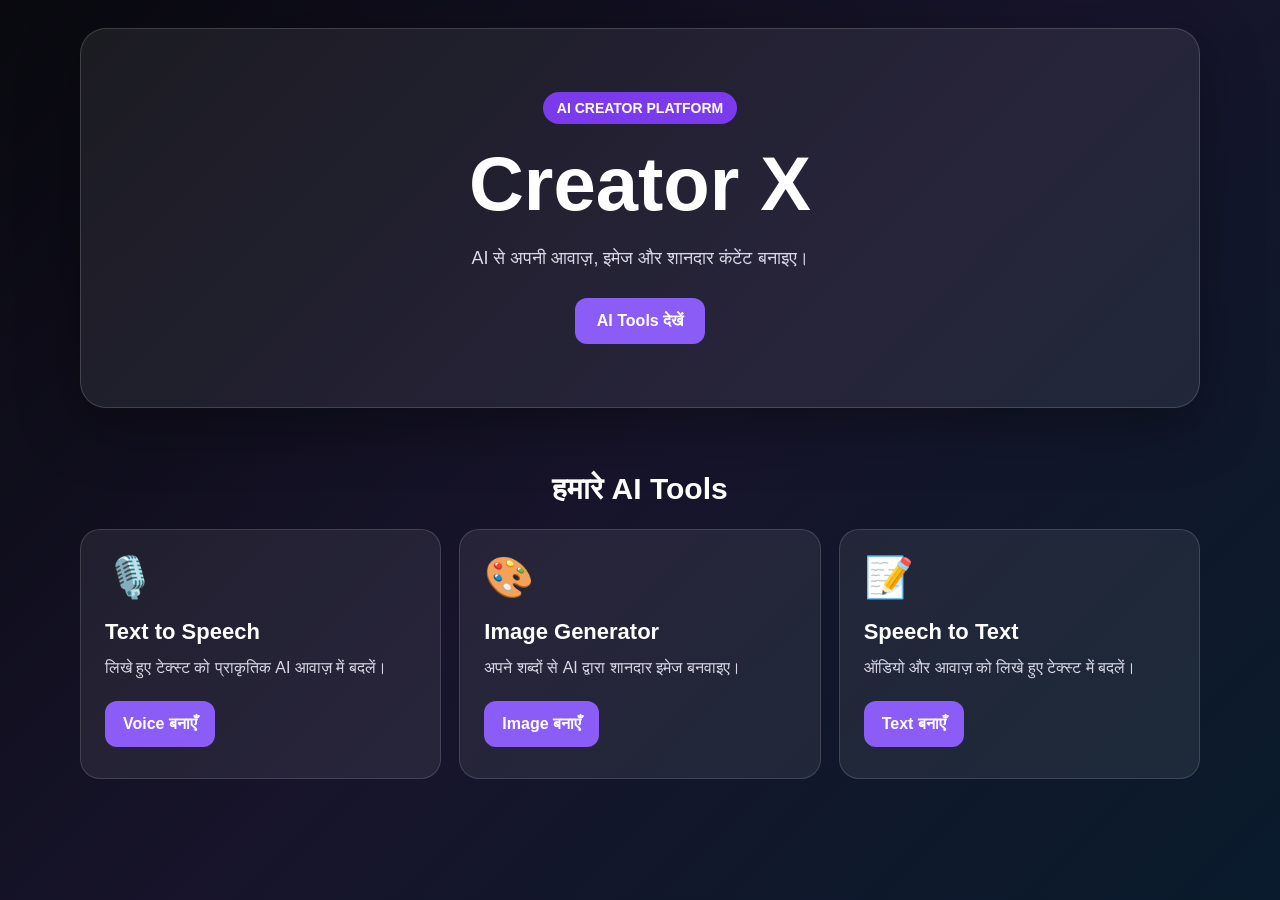
<file: index.html>
<!DOCTYPE html>
<html lang="hi">
<head>
  <meta charset="UTF-8">
  <meta name="viewport" content="width=device-width, initial-scale=1.0">
  <title>Creator X - AI Tools</title>

  <link rel="stylesheet" href="style.css">
</head>

<body>
  <main class="container">

    <section class="hero">
      <div class="badge">AI CREATOR PLATFORM</div>

      <h1>Creator X</h1>

      <p>
        AI से अपनी आवाज़, इमेज और शानदार कंटेंट बनाइए।
      </p>

      <a class="button" href="#tools">AI Tools देखें</a>
    </section>

    <section id="tools" class="tools-section">
      <h2>हमारे AI Tools</h2>

      <div class="tools-grid">

        <article class="tool-card">
          <div class="tool-icon">🎙️</div>
          <h3>Text to Speech</h3>
          <p>लिखे हुए टेक्स्ट को प्राकृतिक AI आवाज़ में बदलें।</p>
          <a class="tool-link" href="tts.html">Voice बनाएँ</a>
        </article>

        <article class="tool-card">
          <div class="tool-icon">🎨</div>
          <h3>Image Generator</h3>
          <p>अपने शब्दों से AI द्वारा शानदार इमेज बनवाइए।</p>
          <a class="tool-link" href="image.html">Image बनाएँ</a>
        </article>

        <article class="tool-card">
          <div class="tool-icon">📝</div>
          <h3>Speech to Text</h3>
          <p>ऑडियो और आवाज़ को लिखे हुए टेक्स्ट में बदलें।</p>
          <a class="tool-link" href="stt.html">Text बनाएँ</a>
        </article>

      </div>
    </section>

  </main>
</body>
</html>
</file>
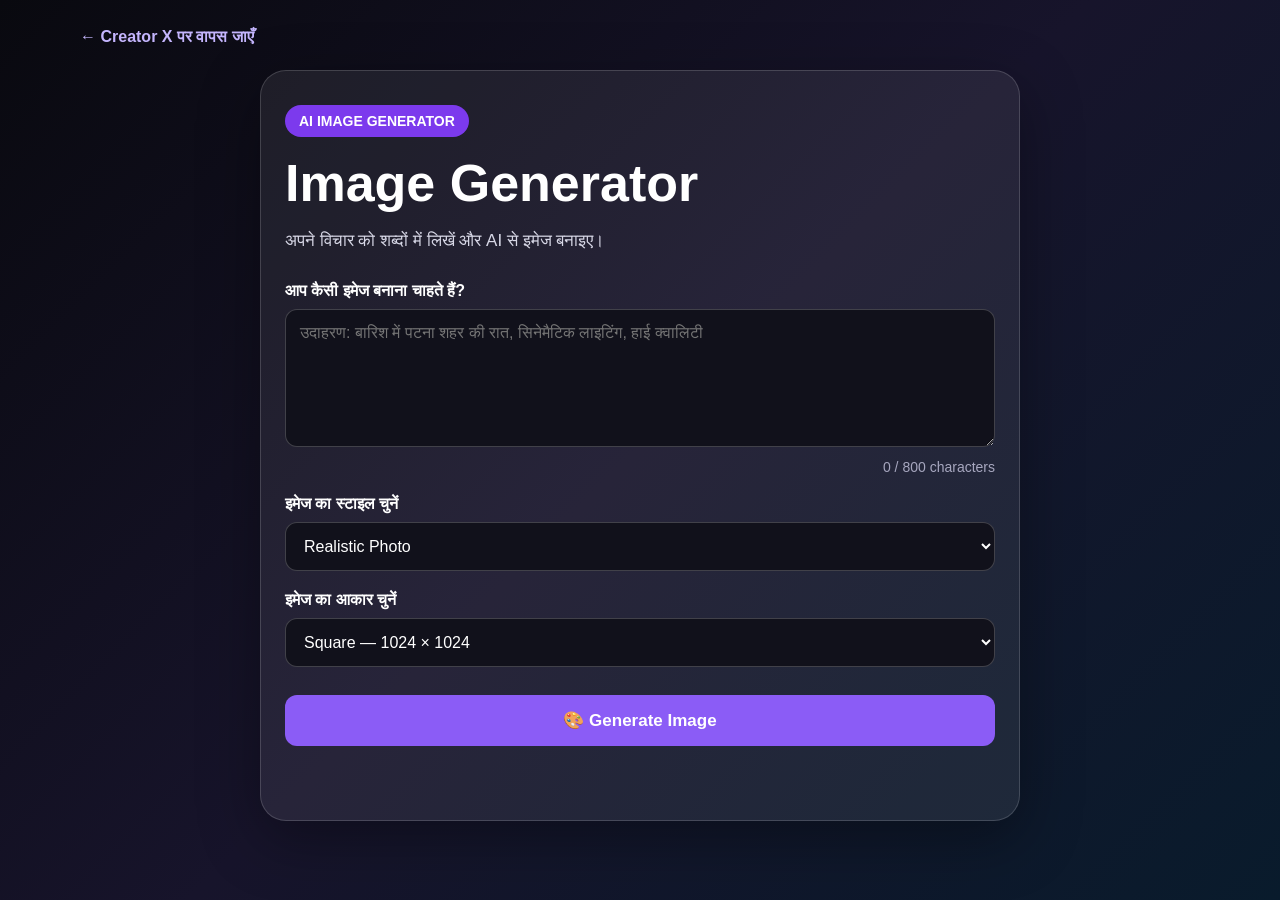
<file: image.html>
<!DOCTYPE html>
<html lang="hi">
<head>
  <meta charset="UTF-8">
  <meta name="viewport" content="width=device-width, initial-scale=1.0">
  <title>Image Generator - Creator X</title>

  <link rel="stylesheet" href="style.css">
</head>

<body>
  <main class="container">

    <a class="back-link" href="index.html">← Creator X पर वापस जाएँ</a>

    <section class="tool-page">
      <div class="badge">AI IMAGE GENERATOR</div>

      <h1>Image Generator</h1>

      <p class="page-description">
        अपने विचार को शब्दों में लिखें और AI से इमेज बनाइए।
      </p>

      <label for="imagePrompt">आप कैसी इमेज बनाना चाहते हैं?</label>

      <textarea
        id="imagePrompt"
        class="text-input"
        rows="6"
        maxlength="800"
        placeholder="उदाहरण: बारिश में पटना शहर की रात, सिनेमैटिक लाइटिंग, हाई क्वालिटी"
      ></textarea>

      <p id="imageCount" class="count-text">0 / 800 characters</p>

      <label for="imageStyle">इमेज का स्टाइल चुनें</label>

      <select id="imageStyle" class="select-input">
        <option value="realistic">Realistic Photo</option>
        <option value="digital-art">Digital Art</option>
        <option value="anime">Anime Style</option>
        <option value="3d">3D Render</option>
        <option value="logo">Logo Design</option>
      </select>

      <label for="imageSize">इमेज का आकार चुनें</label>

      <select id="imageSize" class="select-input">
        <option value="square">Square — 1024 × 1024</option>
        <option value="portrait">Portrait — 1024 × 1536</option>
        <option value="landscape">Landscape — 1536 × 1024</option>
      </select>

      <button id="imageButton" class="generate-button">
        🎨 Generate Image
      </button>

      <p id="imageMessage" class="message"></p>

      <div id="imageResult" class="image-result hidden">
        <h3>आपकी इमेज यहाँ दिखाई देगी</h3>
        <div class="image-placeholder">🎨</div>
      </div>
    </section>

  </main>

  <script>
    const imagePrompt = document.getElementById("imagePrompt");
    const imageCount = document.getElementById("imageCount");
    const imageButton = document.getElementById("imageButton");
    const imageMessage = document.getElementById("imageMessage");
    const imageResult = document.getElementById("imageResult");

    imagePrompt.addEventListener("input", function () {
      imageCount.textContent = imagePrompt.value.length + " / 800 characters";
    });

    imageButton.addEventListener("click", function () {
      const prompt = imagePrompt.value.trim();

      if (!prompt) {
        imageMessage.textContent = "पहले इमेज के लिए अपना prompt लिखिए।";
        imageResult.classList.add("hidden");
        return;
      }

      imageMessage.textContent =
        "Demo तैयार है। अगले चरण में असली AI Image API से इमेज बनेगी।";

      imageResult.classList.remove("hidden");
    });
  </script>
</body>
</html>
</file>
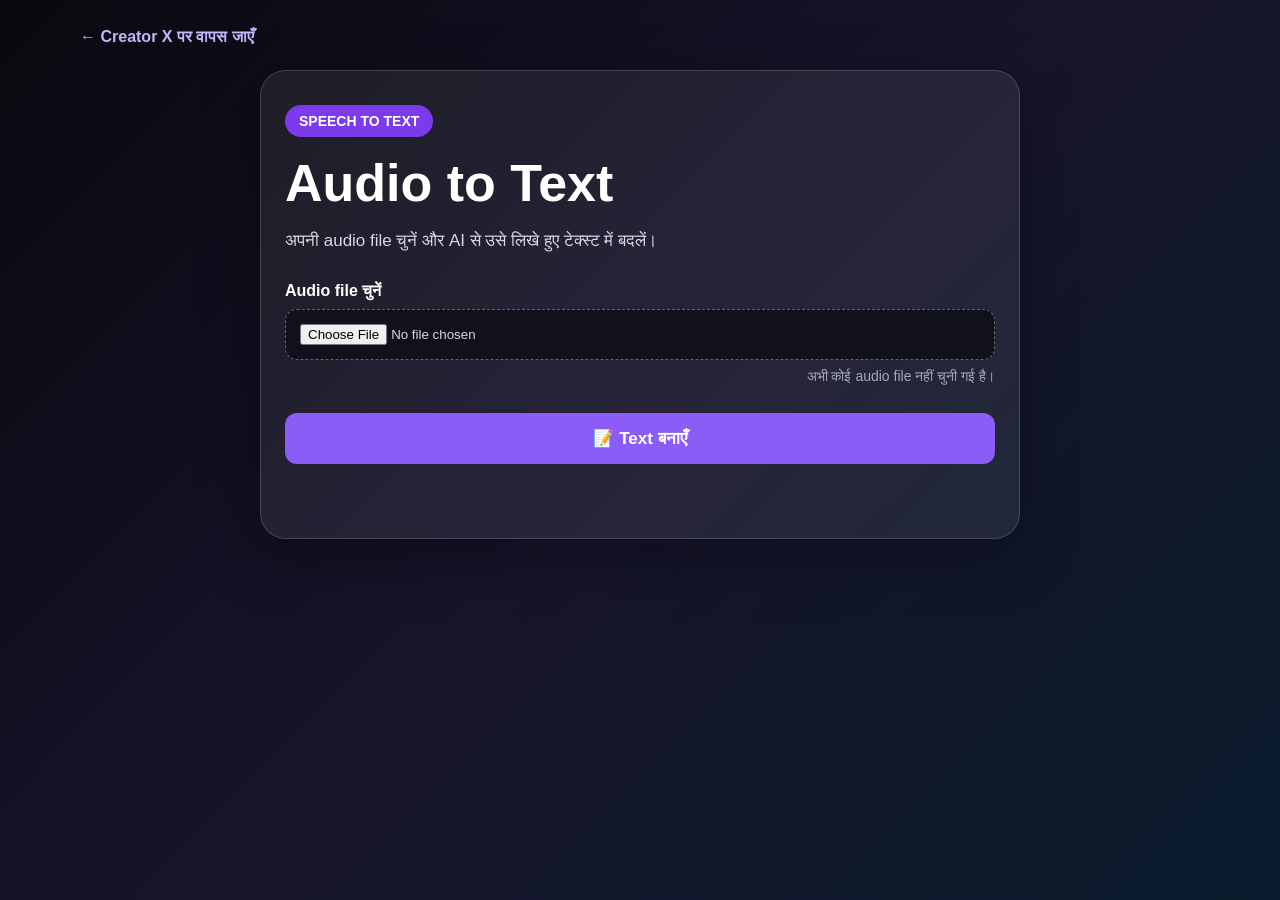
<file: stt.html>
<!DOCTYPE html>
<html lang="hi">
<head>
  <meta charset="UTF-8">
  <meta name="viewport" content="width=device-width, initial-scale=1.0">
  <title>Speech to Text - Creator X</title>

  <link rel="stylesheet" href="style.css">
</head>

<body>
  <main class="container">

    <a class="back-link" href="index.html">← Creator X पर वापस जाएँ</a>

    <section class="tool-page">
      <div class="badge">SPEECH TO TEXT</div>

      <h1>Audio to Text</h1>

      <p class="page-description">
        अपनी audio file चुनें और AI से उसे लिखे हुए टेक्स्ट में बदलें।
      </p>

      <label for="audioFile">Audio file चुनें</label>

      <input
        id="audioFile"
        class="file-input"
        type="file"
        accept="audio/*"
      >

      <p id="fileName" class="count-text">
        अभी कोई audio file नहीं चुनी गई है।
      </p>

      <div id="previewBox" class="audio-preview hidden">
        <p>चुनी गई audio सुनें:</p>
        <audio id="audioPreview" controls></audio>
      </div>

      <button id="transcribeButton" class="generate-button">
        📝 Text बनाएँ
      </button>

      <p id="sttMessage" class="message"></p>

      <div id="textResult" class="transcript-result hidden">
        <h3>आपका Text यहाँ आएगा</h3>
        <p>
          असली transcription के लिए अगले चरण में Speech-to-Text API जोड़ी जाएगी।
        </p>
      </div>
    </section>

  </main>

  <script>
    const audioFile = document.getElementById("audioFile");
    const fileName = document.getElementById("fileName");
    const previewBox = document.getElementById("previewBox");
    const audioPreview = document.getElementById("audioPreview");
    const transcribeButton = document.getElementById("transcribeButton");
    const sttMessage = document.getElementById("sttMessage");
    const textResult = document.getElementById("textResult");

    audioFile.addEventListener("change", function () {
      const file = audioFile.files[0];

      if (!file) {
        fileName.textContent = "अभी कोई audio file नहीं चुनी गई है।";
        previewBox.classList.add("hidden");
        return;
      }

      fileName.textContent = "चुनी गई file: " + file.name;
      audioPreview.src = URL.createObjectURL(file);

      previewBox.classList.remove("hidden");
      textResult.classList.add("hidden");
      sttMessage.textContent = "";
    });

    transcribeButton.addEventListener("click", function () {
      const file = audioFile.files[0];

      if (!file) {
        sttMessage.textContent = "पहले एक audio file चुनिए।";
        textResult.classList.add("hidden");
        return;
      }

      sttMessage.textContent =
        "Demo तैयार है। असली transcription के लिए Speech-to-Text API अगली बार जोड़ेंगे।";

      textResult.classList.remove("hidden");
    });
  </script>
</body>
</html>
</file>
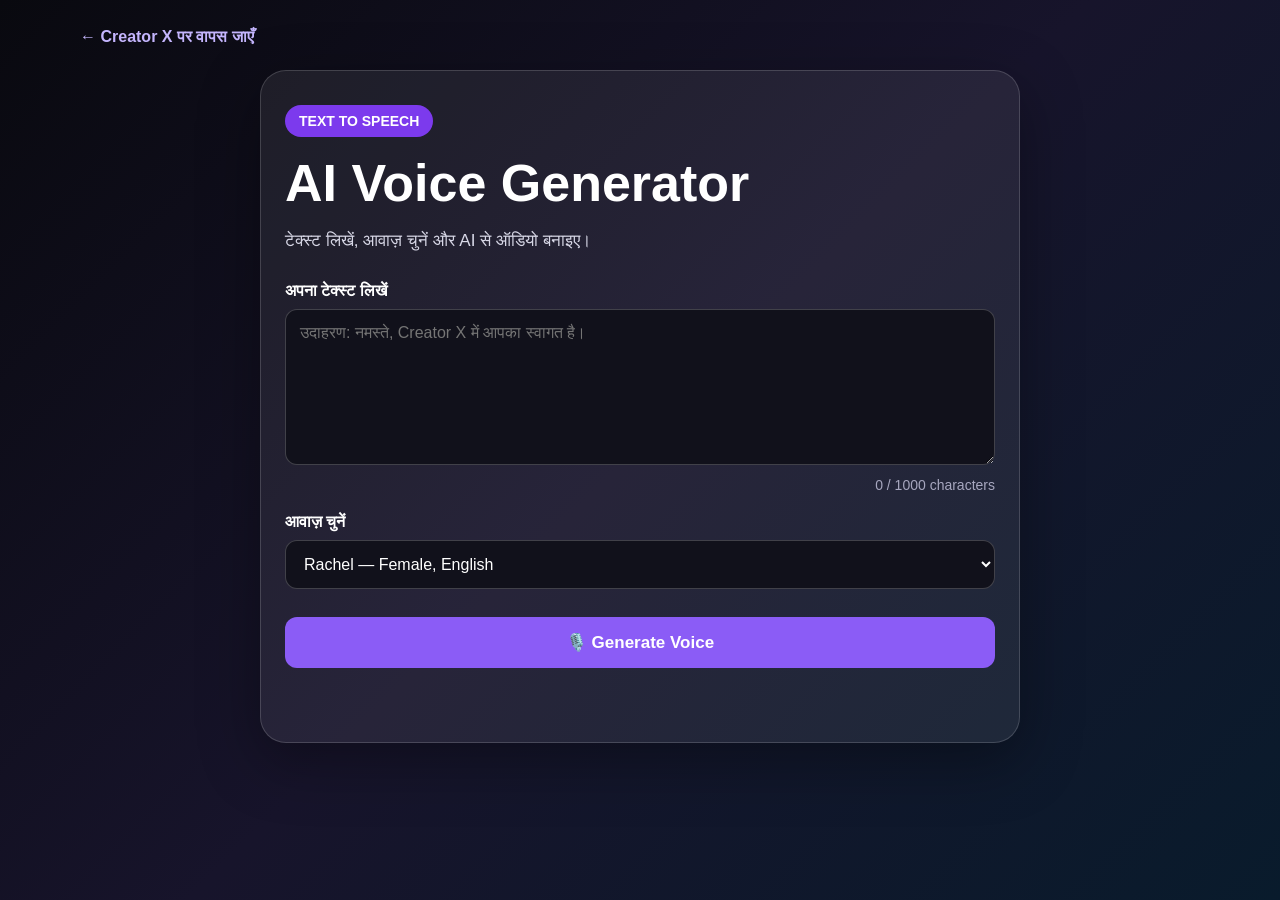
<file: tts.html>
<!DOCTYPE html>
<html lang="hi">
<head>
  <meta charset="UTF-8">
  <meta name="viewport" content="width=device-width, initial-scale=1.0">
  <title>Text to Speech - Creator X</title>
  <link rel="stylesheet" href="style.css">
</head>

<body>
  <main class="container">

    <a class="back-link" href="index.html">← Creator X पर वापस जाएँ</a>

    <section class="tool-page">
      <div class="badge">TEXT TO SPEECH</div>

      <h1>AI Voice Generator</h1>

      <p class="page-description">
        टेक्स्ट लिखें, आवाज़ चुनें और AI से ऑडियो बनाइए।
      </p>

      <label for="textInput">अपना टेक्स्ट लिखें</label>

      <textarea
        id="textInput"
        class="text-input"
        rows="7"
        maxlength="1000"
        placeholder="उदाहरण: नमस्ते, Creator X में आपका स्वागत है।"
      ></textarea>

      <p id="countText" class="count-text">0 / 1000 characters</p>

      <label for="voiceSelect">आवाज़ चुनें</label>

      <select id="voiceSelect" class="select-input">
        <option value="rachel">Rachel — Female, English</option>
        <option value="adam">Adam — Male, English</option>
        <option value="bella">Bella — Female, English</option>
        <option value="hindi">Hindi Voice — जल्द आ रही है</option>
      </select>

      <button id="generateButton" class="generate-button">
        🎙️ Generate Voice
      </button>

      <p id="message" class="message"></p>

      <div id="audioBox" class="audio-box hidden">
        <h3>आपका ऑडियो तैयार है</h3>
        <audio controls>
          आपका ब्राउज़र ऑडियो प्लेयर सपोर्ट नहीं करता।
        </audio>
      </div>
    </section>

  </main>

  <script>
    const textInput = document.getElementById("textInput");
    const countText = document.getElementById("countText");
    const generateButton = document.getElementById("generateButton");
    const message = document.getElementById("message");

    textInput.addEventListener("input", function () {
      countText.textContent = textInput.value.length + " / 1000 characters";
    });

    generateButton.addEventListener("click", function () {
      const text = textInput.value.trim();

      if (!text) {
        message.textContent = "पहले टेक्स्ट लिखिए।";
        return;
      }

      message.textContent =
        "डेमो तैयार है। असली आवाज़ के लिए अगले चरण में server से ElevenLabs जोड़ा जाएगा।";
    });
  </script>
</body>
</html>
</file>
<file: style.css>
* {
  box-sizing: border-box;
}

html {
  scroll-behavior: smooth;
}

body {
  margin: 0;
  min-height: 100vh;
  background: linear-gradient(135deg, #09090f, #17142b, #091b2c);
  color: #ffffff;
  font-family: Arial, sans-serif;
}

.container {
  width: min(1120px, 92%);
  margin: 0 auto;
  padding: 28px 0 60px;
}

.hero {
  min-height: 380px;
  display: grid;
  place-items: center;
  align-content: center;
  text-align: center;
  padding: 40px 24px;
  border: 1px solid rgba(255, 255, 255, 0.16);
  border-radius: 26px;
  background: rgba(255, 255, 255, 0.07);
  box-shadow: 0 18px 60px rgba(0, 0, 0, 0.35);
}

.badge {
  display: inline-block;
  margin-bottom: 16px;
  padding: 8px 14px;
  border-radius: 99px;
  background: #7c3aed;
  color: #ffffff;
  font-size: 14px;
  font-weight: bold;
}

h1 {
  margin: 0;
  font-size: clamp(42px, 8vw, 76px);
}

.hero p {
  max-width: 620px;
  margin: 16px 0 0;
  color: #d7d7e6;
  font-size: 18px;
  line-height: 1.7;
}

.button {
  display: inline-block;
  margin-top: 24px;
  padding: 14px 22px;
  border-radius: 12px;
  background: #8b5cf6;
  color: #ffffff;
  font-size: 16px;
  font-weight: bold;
  text-decoration: none;
}

.tools-section {
  padding: 64px 0 0;
}

.tools-section h2 {
  margin: 0 0 22px;
  color: #ffffff;
  font-size: 30px;
  text-align: center;
}

.tools-grid {
  display: grid;
  grid-template-columns: repeat(3, 1fr);
  gap: 18px;
}

.tool-card {
  min-height: 250px;
  padding: 24px;
  border: 1px solid rgba(255, 255, 255, 0.14);
  border-radius: 20px;
  background: rgba(255, 255, 255, 0.07);
}

.tool-icon {
  font-size: 40px;
}

.tool-card h3 {
  margin: 18px 0 10px;
  color: #ffffff;
  font-size: 22px;
}

.tool-card p {
  margin: 0;
  color: #d7d7e6;
  line-height: 1.6;
}

.tool-link {
  display: inline-block;
  margin-top: 20px;
  padding: 14px 18px;
  border-radius: 12px;
  background: #8b5cf6;
  color: #ffffff;
  font-weight: bold;
  text-decoration: none;
}

.back-link {
  display: inline-block;
  margin-bottom: 24px;
  color: #c4b5fd;
  font-weight: bold;
  text-decoration: none;
}

.tool-page {
  max-width: 760px;
  margin: 0 auto;
  padding: 34px 24px;
  border: 1px solid rgba(255, 255, 255, 0.16);
  border-radius: 26px;
  background: rgba(255, 255, 255, 0.07);
  box-shadow: 0 18px 60px rgba(0, 0, 0, 0.35);
}

.tool-page h1 {
  margin-top: 0;
  font-size: clamp(32px, 7vw, 52px);
}

.page-description {
  margin: 14px 0 28px;
  color: #d7d7e6;
  font-size: 17px;
  line-height: 1.6;
}

.tool-page label {
  display: block;
  margin: 20px 0 9px;
  color: #ffffff;
  font-weight: bold;
}

.text-input,
.select-input {
  width: 100%;
  padding: 14px;
  border: 1px solid rgba(255, 255, 255, 0.2);
  border-radius: 12px;
  outline: none;
  background: #11111b;
  color: #ffffff;
  font-family: inherit;
  font-size: 16px;
}

.text-input {
  resize: vertical;
}

.count-text {
  margin: 8px 0 0;
  color: #a7a7bf;
  font-size: 14px;
  text-align: right;
}

.generate-button {
  width: 100%;
  margin-top: 28px;
  padding: 15px;
  border: 0;
  border-radius: 12px;
  background: #8b5cf6;
  color: #ffffff;
  font-size: 17px;
  font-weight: bold;
  cursor: pointer;
}

.message {
  min-height: 24px;
  margin: 16px 0 0;
  color: #ddd6fe;
  text-align: center;
  line-height: 1.5;
}

.audio-box {
  margin-top: 24px;
  padding: 20px;
  border: 1px solid rgba(34, 197, 94, 0.35);
  border-radius: 14px;
  background: rgba(34, 197, 94, 0.12);
}

.audio-box h3 {
  margin-top: 0;
}

.audio-box audio {
  width: 100%;
}

.hidden {
  display: none;
}

@media (max-width: 760px) {
  .container {
    padding: 22px 0 48px;
  }

  .hero {
    min-height: 320px;
    padding: 32px 18px;
  }

  .tools-grid {
    grid-template-columns: 1fr;
  }

  .tool-page {
    padding: 28px 18px;
  }
}
.image-result {
  margin-top: 24px;
  padding: 20px;
  border: 1px solid rgba(59, 130, 246, 0.35);
  border-radius: 14px;
  background: rgba(59, 130, 246, 0.12);
  text-align: center;
}

.image-result h3 {
  margin-top: 0;
}

.image-placeholder {
  display: grid;
  width: 100%;
  min-height: 220px;
  place-items: center;
  border-radius: 12px;
  background: linear-gradient(135deg, #312e81, #7c3aed, #0ea5e9);
  font-size: 72px;
}

.file-input {
  width: 100%;
  padding: 14px;
  border: 1px dashed rgba(255, 255, 255, 0.35);
  border-radius: 12px;
  background: #11111b;
  color: #d7d7e6;
  font-family: inherit;
}

.audio-preview,
.transcript-result {
  margin-top: 24px;
  padding: 20px;
  border: 1px solid rgba(34, 197, 94, 0.35);
  border-radius: 14px;
  background: rgba(34, 197, 94, 0.12);
}

.audio-preview p,
.transcript-result p {
  margin-top: 0;
  color: #d7d7e6;
  line-height: 1.6;
}

.audio-preview audio {
  width: 100%;
}

.transcript-result h3 {
  margin-top: 0;
}
</file>
